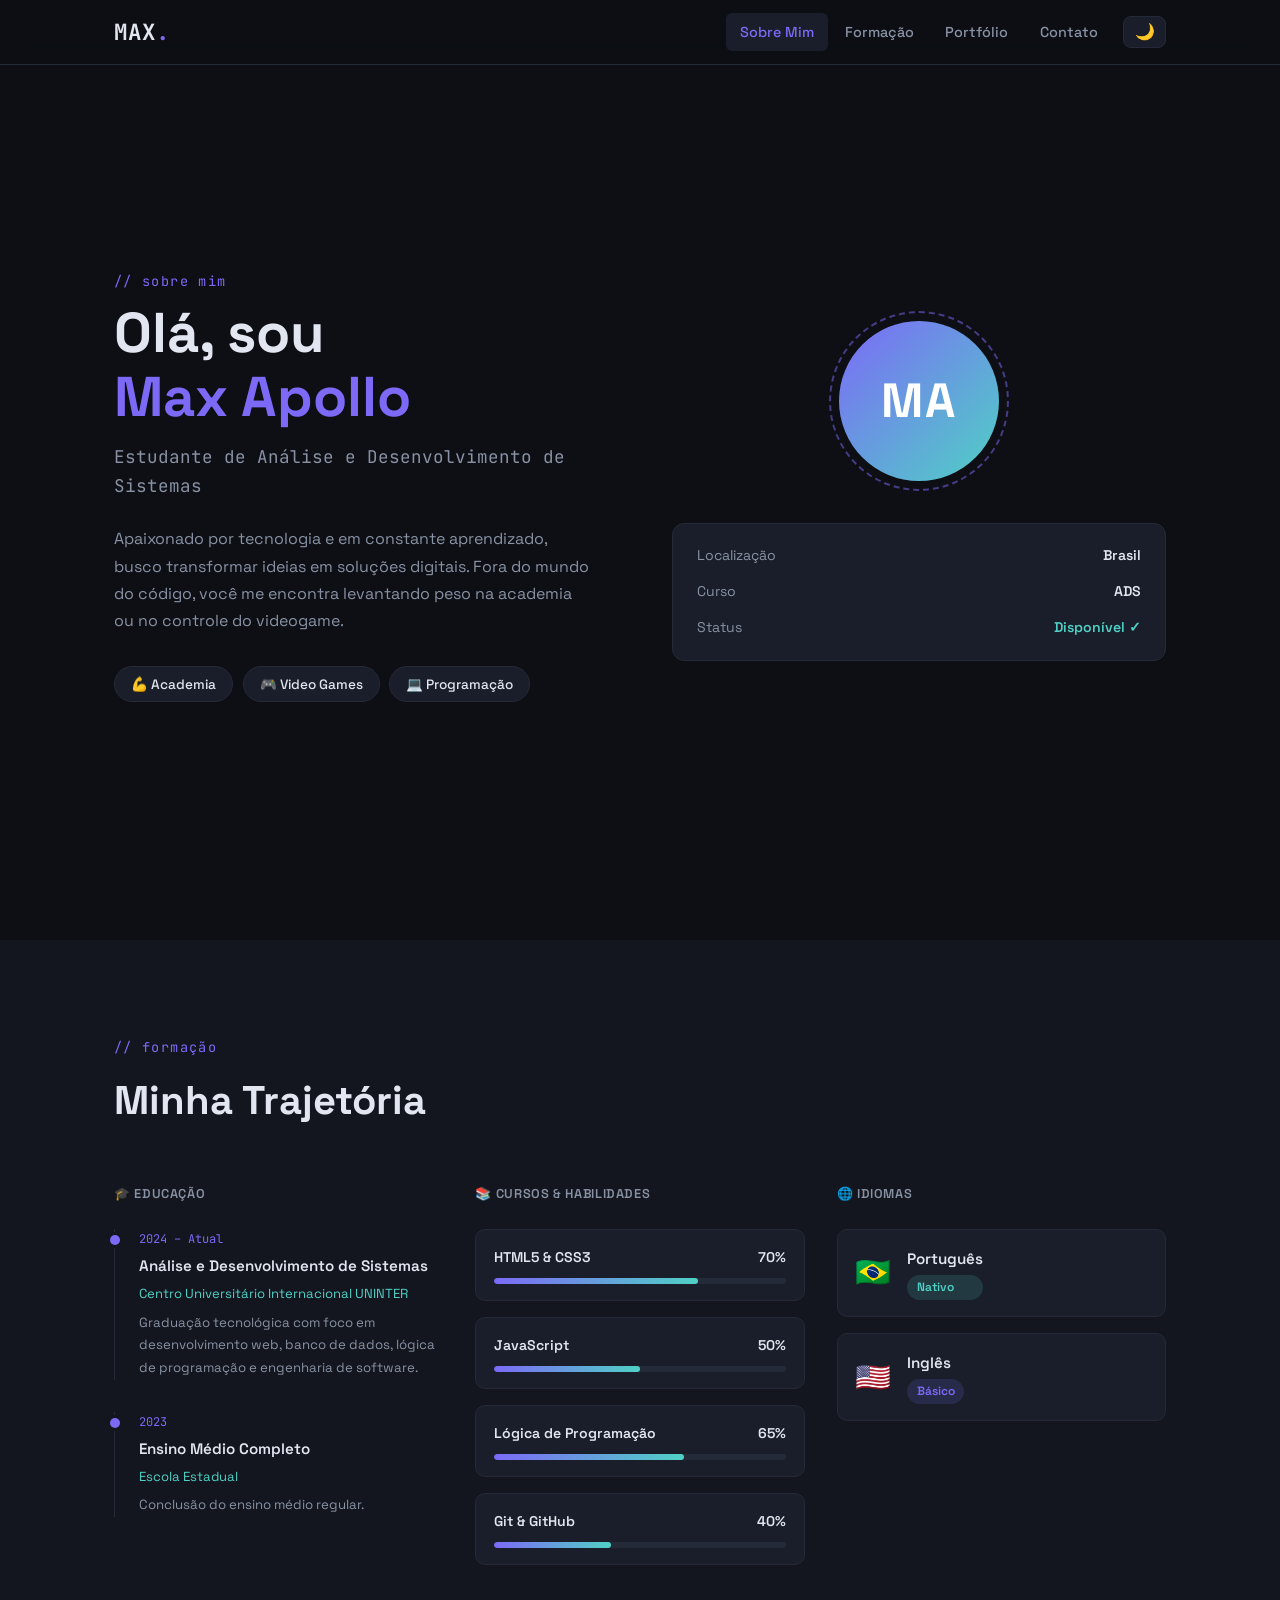
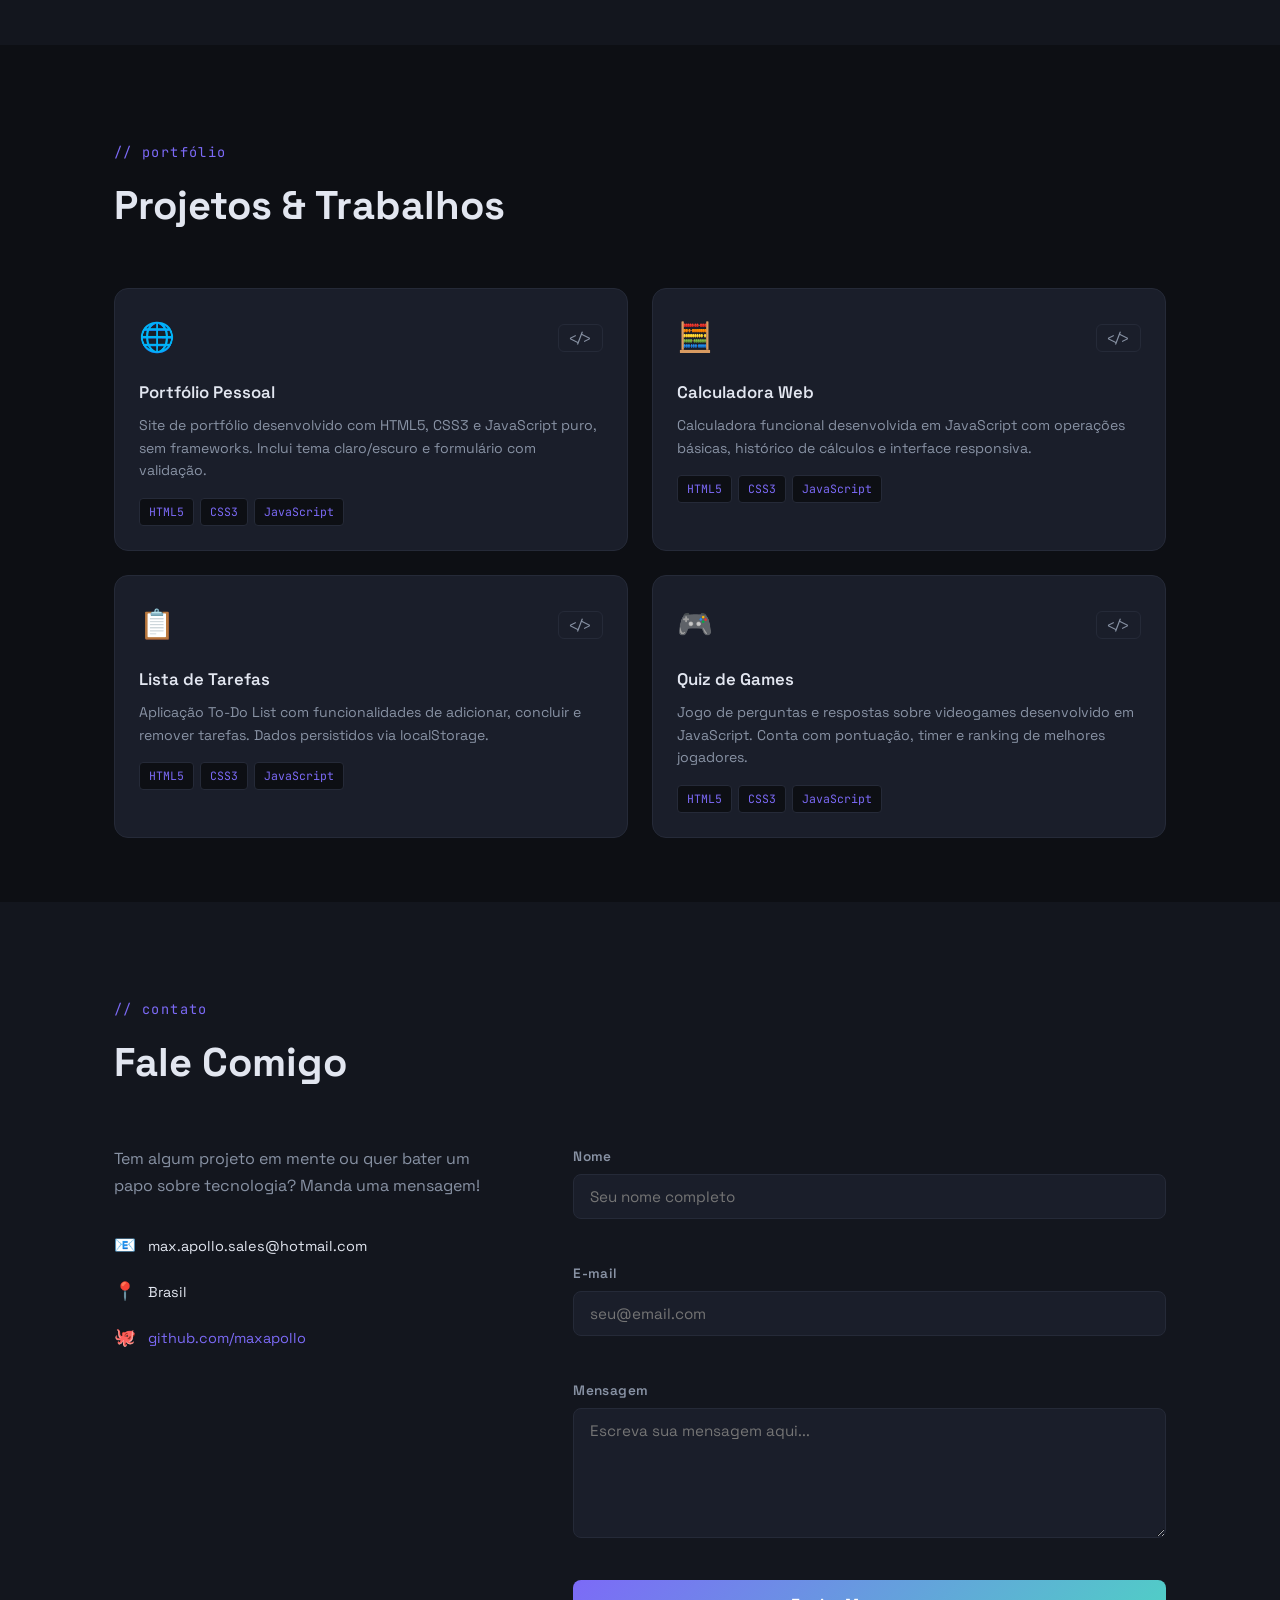
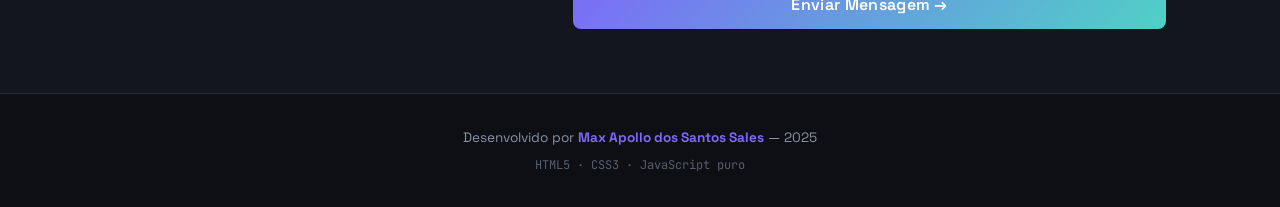
<file: index.html>
<!DOCTYPE html>
<html lang="pt-BR">
<head>
  <meta charset="UTF-8" />
  <meta name="viewport" content="width=device-width, initial-scale=1.0" />
  <title>Max Apollo | Portfólio</title>
  <!-- Fonte do Google Fonts: sem framework, apenas importação de fonte -->
  <link href="https://fonts.googleapis.com/css2?family=Space+Grotesk:wght@300;400;600;700&family=JetBrains+Mono:wght@400;700&display=swap" rel="stylesheet" />
  <link rel="stylesheet" href="estilo.css" />
</head>
<body class="tema-escuro">

  <!-- ========== CABEÇALHO / NAVEGAÇÃO ========== -->
  <header id="cabecalho">
    <div class="nav-container">
      <!-- Logo / Nome -->
      <a href="#sobre" class="nav-logo">MAX<span>.</span></a>

      <!-- Botão hamburguer para mobile (controlado via JS) -->
      <button id="btn-menu" class="btn-hamburger" aria-label="Abrir menu">
        <span></span>
        <span></span>
        <span></span>
      </button>

      <!-- Menu de navegação com âncoras -->
      <nav id="menu-nav" class="nav-links">
        <a href="#sobre"   class="nav-item" data-secao="sobre">Sobre Mim</a>
        <a href="#formacao" class="nav-item" data-secao="formacao">Formação</a>
        <a href="#portfolio" class="nav-item" data-secao="portfolio">Portfólio</a>
        <a href="#contato" class="nav-item" data-secao="contato">Contato</a>
        <!-- Botão de alternar tema claro/escuro -->
        <button id="btn-tema" class="btn-tema" aria-label="Alternar tema">🌙</button>
      </nav>
    </div>
  </header>

  <!-- ========== SEÇÃO: SOBRE MIM ========== -->
  <section id="sobre" class="secao">
    <div class="container">
      <div class="sobre-grid">
        <!-- Bloco de texto de apresentação -->
        <div class="sobre-texto">
          <p class="label-secao">// sobre mim</p>
          <h1 class="titulo-hero">
            Olá, sou<br />
            <span class="destaque">Max Apollo</span>
          </h1>
          <p class="subtitulo">Estudante de Análise e Desenvolvimento de Sistemas</p>
          <p class="sobre-bio">
            Apaixonado por tecnologia e em constante aprendizado, busco transformar
            ideias em soluções digitais. Fora do mundo do código, você me encontra
            levantando peso na academia ou no controle do videogame.
          </p>
          <!-- Chips de interesses -->
          <div class="chips">
            <span class="chip">💪 Academia</span>
            <span class="chip">🎮 Video Games</span>
            <span class="chip">💻 Programação</span>
          </div>
        </div>

        <!-- Bloco visual / avatar estilizado -->
        <div class="sobre-avatar">
          <div class="avatar-box">
            <div class="avatar-iniciais">MA</div>
            <div class="avatar-borda"></div>
          </div>
          <!-- Informações rápidas -->
          <div class="info-rapida">
            <div class="info-item">
              <span class="info-label">Localização</span>
              <span class="info-valor">Brasil</span>
            </div>
            <div class="info-item">
              <span class="info-label">Curso</span>
              <span class="info-valor">ADS</span>
            </div>
            <div class="info-item">
              <span class="info-label">Status</span>
              <span class="info-valor status-ativo">Disponível ✓</span>
            </div>
          </div>
        </div>
      </div>
    </div>
  </section>

  <!-- ========== SEÇÃO: FORMAÇÃO ========== -->
  <section id="formacao" class="secao secao-alt">
    <div class="container">
      <p class="label-secao">// formação</p>
      <h2 class="titulo-secao">Minha Trajetória</h2>

      <!-- Grid de formação -->
      <div class="formacao-grid">

        <!-- Educação -->
        <div class="formacao-coluna">
          <h3 class="formacao-categoria">🎓 Educação</h3>

          <div class="card-timeline">
            <div class="timeline-dot"></div>
            <div class="card-conteudo">
              <span class="card-ano">2024 – Atual</span>
              <h4 class="card-titulo">Análise e Desenvolvimento de Sistemas</h4>
              <p class="card-inst">Centro Universitário Internacional UNINTER</p>
              <p class="card-desc">Graduação tecnológica com foco em desenvolvimento web, banco de dados, lógica de programação e engenharia de software.</p>
            </div>
          </div>

          <div class="card-timeline">
            <div class="timeline-dot"></div>
            <div class="card-conteudo">
              <span class="card-ano">2023</span>
              <h4 class="card-titulo">Ensino Médio Completo</h4>
              <p class="card-inst">Escola Estadual</p>
              <p class="card-desc">Conclusão do ensino médio regular.</p>
            </div>
          </div>
        </div>

        <!-- Cursos e Habilidades -->
        <div class="formacao-coluna">
          <h3 class="formacao-categoria">📚 Cursos & Habilidades</h3>

          <div class="card-habilidade">
            <div class="habilidade-topo">
              <span>HTML5 & CSS3</span>
              <span>70%</span>
            </div>
            <!-- Barra de progresso animada via JS -->
            <div class="barra-fundo">
              <div class="barra-progresso" data-progresso="70"></div>
            </div>
          </div>

          <div class="card-habilidade">
            <div class="habilidade-topo">
              <span>JavaScript</span>
              <span>50%</span>
            </div>
            <div class="barra-fundo">
              <div class="barra-progresso" data-progresso="50"></div>
            </div>
          </div>

          <div class="card-habilidade">
            <div class="habilidade-topo">
              <span>Lógica de Programação</span>
              <span>65%</span>
            </div>
            <div class="barra-fundo">
              <div class="barra-progresso" data-progresso="65"></div>
            </div>
          </div>

          <div class="card-habilidade">
            <div class="habilidade-topo">
              <span>Git & GitHub</span>
              <span>40%</span>
            </div>
            <div class="barra-fundo">
              <div class="barra-progresso" data-progresso="40"></div>
            </div>
          </div>
        </div>

        <!-- Idiomas -->
        <div class="formacao-coluna">
          <h3 class="formacao-categoria">🌐 Idiomas</h3>

          <div class="card-idioma">
            <div class="idioma-bandeira">🇧🇷</div>
            <div class="idioma-info">
              <span class="idioma-nome">Português</span>
              <span class="idioma-nivel nivel-nativo">Nativo</span>
            </div>
          </div>

          <div class="card-idioma">
            <div class="idioma-bandeira">🇺🇸</div>
            <div class="idioma-info">
              <span class="idioma-nome">Inglês</span>
              <span class="idioma-nivel nivel-basico">Básico</span>
            </div>
          </div>
        </div>

      </div>
    </div>
  </section>

  <!-- ========== SEÇÃO: PORTFÓLIO ========== -->
  <section id="portfolio" class="secao">
    <div class="container">
      <p class="label-secao">// portfólio</p>
      <h2 class="titulo-secao">Projetos & Trabalhos</h2>

      <div class="portfolio-grid">

        <!-- Projeto 1 -->
        <article class="card-projeto">
          <div class="projeto-topo">
            <span class="projeto-icone">🌐</span>
            <div class="projeto-links">
              <a href="https://github.com/" target="_blank" rel="noopener" class="projeto-link" title="Ver no GitHub">
                &lt;/&gt;
              </a>
            </div>
          </div>
          <h3 class="projeto-titulo">Portfólio Pessoal</h3>
          <p class="projeto-desc">
            Site de portfólio desenvolvido com HTML5, CSS3 e JavaScript puro,
            sem frameworks. Inclui tema claro/escuro e formulário com validação.
          </p>
          <div class="projeto-tags">
            <span class="tag">HTML5</span>
            <span class="tag">CSS3</span>
            <span class="tag">JavaScript</span>
          </div>
        </article>

        <!-- Projeto 2 -->
        <article class="card-projeto">
          <div class="projeto-topo">
            <span class="projeto-icone">🧮</span>
            <div class="projeto-links">
              <a href="https://github.com/" target="_blank" rel="noopener" class="projeto-link" title="Ver no GitHub">
                &lt;/&gt;
              </a>
            </div>
          </div>
          <h3 class="projeto-titulo">Calculadora Web</h3>
          <p class="projeto-desc">
            Calculadora funcional desenvolvida em JavaScript com operações básicas,
            histórico de cálculos e interface responsiva.
          </p>
          <div class="projeto-tags">
            <span class="tag">HTML5</span>
            <span class="tag">CSS3</span>
            <span class="tag">JavaScript</span>
          </div>
        </article>

        <!-- Projeto 3 -->
        <article class="card-projeto">
          <div class="projeto-topo">
            <span class="projeto-icone">📋</span>
            <div class="projeto-links">
              <a href="https://github.com/" target="_blank" rel="noopener" class="projeto-link" title="Ver no GitHub">
                &lt;/&gt;
              </a>
            </div>
          </div>
          <h3 class="projeto-titulo">Lista de Tarefas</h3>
          <p class="projeto-desc">
            Aplicação To-Do List com funcionalidades de adicionar, concluir e
            remover tarefas. Dados persistidos via localStorage.
          </p>
          <div class="projeto-tags">
            <span class="tag">HTML5</span>
            <span class="tag">CSS3</span>
            <span class="tag">JavaScript</span>
          </div>
        </article>

        <!-- Projeto 4 -->
        <article class="card-projeto">
          <div class="projeto-topo">
            <span class="projeto-icone">🎮</span>
            <div class="projeto-links">
              <a href="https://github.com/" target="_blank" rel="noopener" class="projeto-link" title="Ver no GitHub">
                &lt;/&gt;
              </a>
            </div>
          </div>
          <h3 class="projeto-titulo">Quiz de Games</h3>
          <p class="projeto-desc">
            Jogo de perguntas e respostas sobre videogames desenvolvido em JavaScript.
            Conta com pontuação, timer e ranking de melhores jogadores.
          </p>
          <div class="projeto-tags">
            <span class="tag">HTML5</span>
            <span class="tag">CSS3</span>
            <span class="tag">JavaScript</span>
          </div>
        </article>

      </div>
    </div>
  </section>

  <!-- ========== SEÇÃO: CONTATO ========== -->
  <section id="contato" class="secao secao-alt">
    <div class="container">
      <p class="label-secao">// contato</p>
      <h2 class="titulo-secao">Fale Comigo</h2>

      <div class="contato-grid">
        <!-- Informações de contato -->
        <div class="contato-info">
          <p class="contato-texto">
            Tem algum projeto em mente ou quer bater um papo sobre tecnologia?
            Manda uma mensagem!
          </p>
          <div class="contato-itens">
            <div class="contato-item">
              <span class="contato-icone">📧</span>
              <span>max.apollo.sales@hotmail.com</span>
            </div>
            <div class="contato-item">
              <span class="contato-icone">📍</span>
              <span>Brasil</span>
            </div>
            <div class="contato-item">
              <span class="contato-icone">🐙</span>
              <a href="https://github.com/" target="_blank" rel="noopener">github.com/maxapollo</a>
            </div>
          </div>
        </div>

        <!-- Formulário de contato com validação JavaScript -->
        <div class="contato-form-container">
          <form id="form-contato" novalidate>

            <!-- Campo: Nome -->
            <div class="campo-grupo">
              <label for="nome" class="campo-label">Nome</label>
              <input
                type="text"
                id="nome"
                name="nome"
                class="campo-input"
                placeholder="Seu nome completo"
                autocomplete="name"
              />
              <!-- Mensagem de erro exibida via JS -->
              <span class="campo-erro" id="erro-nome"></span>
            </div>

            <!-- Campo: E-mail -->
            <div class="campo-grupo">
              <label for="email" class="campo-label">E-mail</label>
              <input
                type="email"
                id="email"
                name="email"
                class="campo-input"
                placeholder="seu@email.com"
                autocomplete="email"
              />
              <span class="campo-erro" id="erro-email"></span>
            </div>

            <!-- Campo: Mensagem -->
            <div class="campo-grupo">
              <label for="mensagem" class="campo-label">Mensagem</label>
              <textarea
                id="mensagem"
                name="mensagem"
                class="campo-input campo-textarea"
                placeholder="Escreva sua mensagem aqui..."
                rows="5"
              ></textarea>
              <span class="campo-erro" id="erro-mensagem"></span>
            </div>

            <!-- Botão de envio -->
            <button type="submit" class="btn-enviar" id="btn-enviar">
              Enviar Mensagem →
            </button>
          </form>

          <!-- Modal de confirmação (exibido via JS após envio) -->
          <div id="modal-sucesso" class="modal" role="dialog" aria-modal="true" aria-labelledby="modal-titulo">
            <div class="modal-caixa">
              <div class="modal-icone">✅</div>
              <h3 id="modal-titulo" class="modal-titulo">Mensagem Enviada!</h3>
              <p class="modal-texto">Obrigado pelo contato, Max (ou visitante)! Retornarei em breve.</p>
              <button class="modal-fechar" id="btn-fechar-modal">Fechar</button>
            </div>
          </div>
        </div>

      </div>
    </div>
  </section>

  <!-- ========== RODAPÉ ========== -->
  <footer class="rodape">
    <div class="container">
      <p>Desenvolvido por <strong>Max Apollo dos Santos Sales</strong> &mdash; 2025</p>
      <p class="rodape-sub">HTML5 · CSS3 · JavaScript puro</p>
    </div>
  </footer>

  <!-- Script JavaScript externo (sem frameworks) -->
  <script src="script.js"></script>
</body>
</html>
</file>
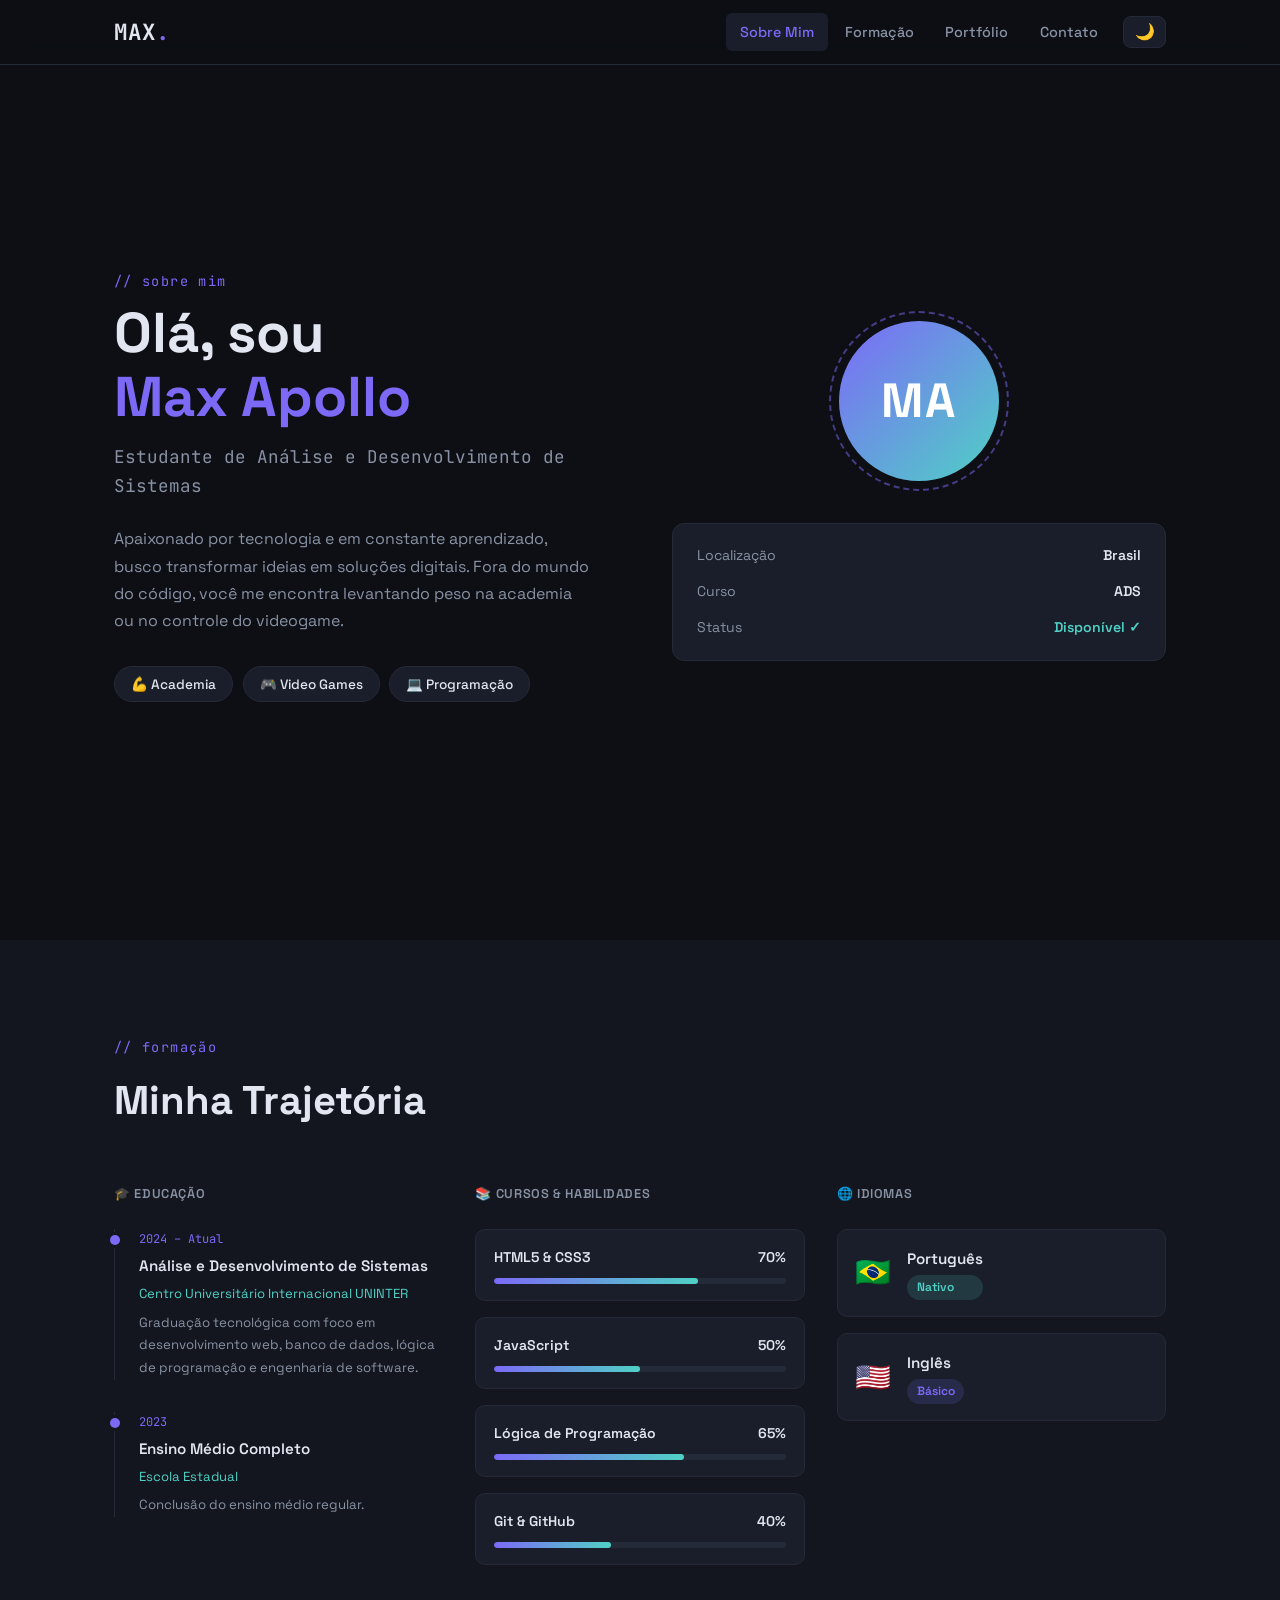
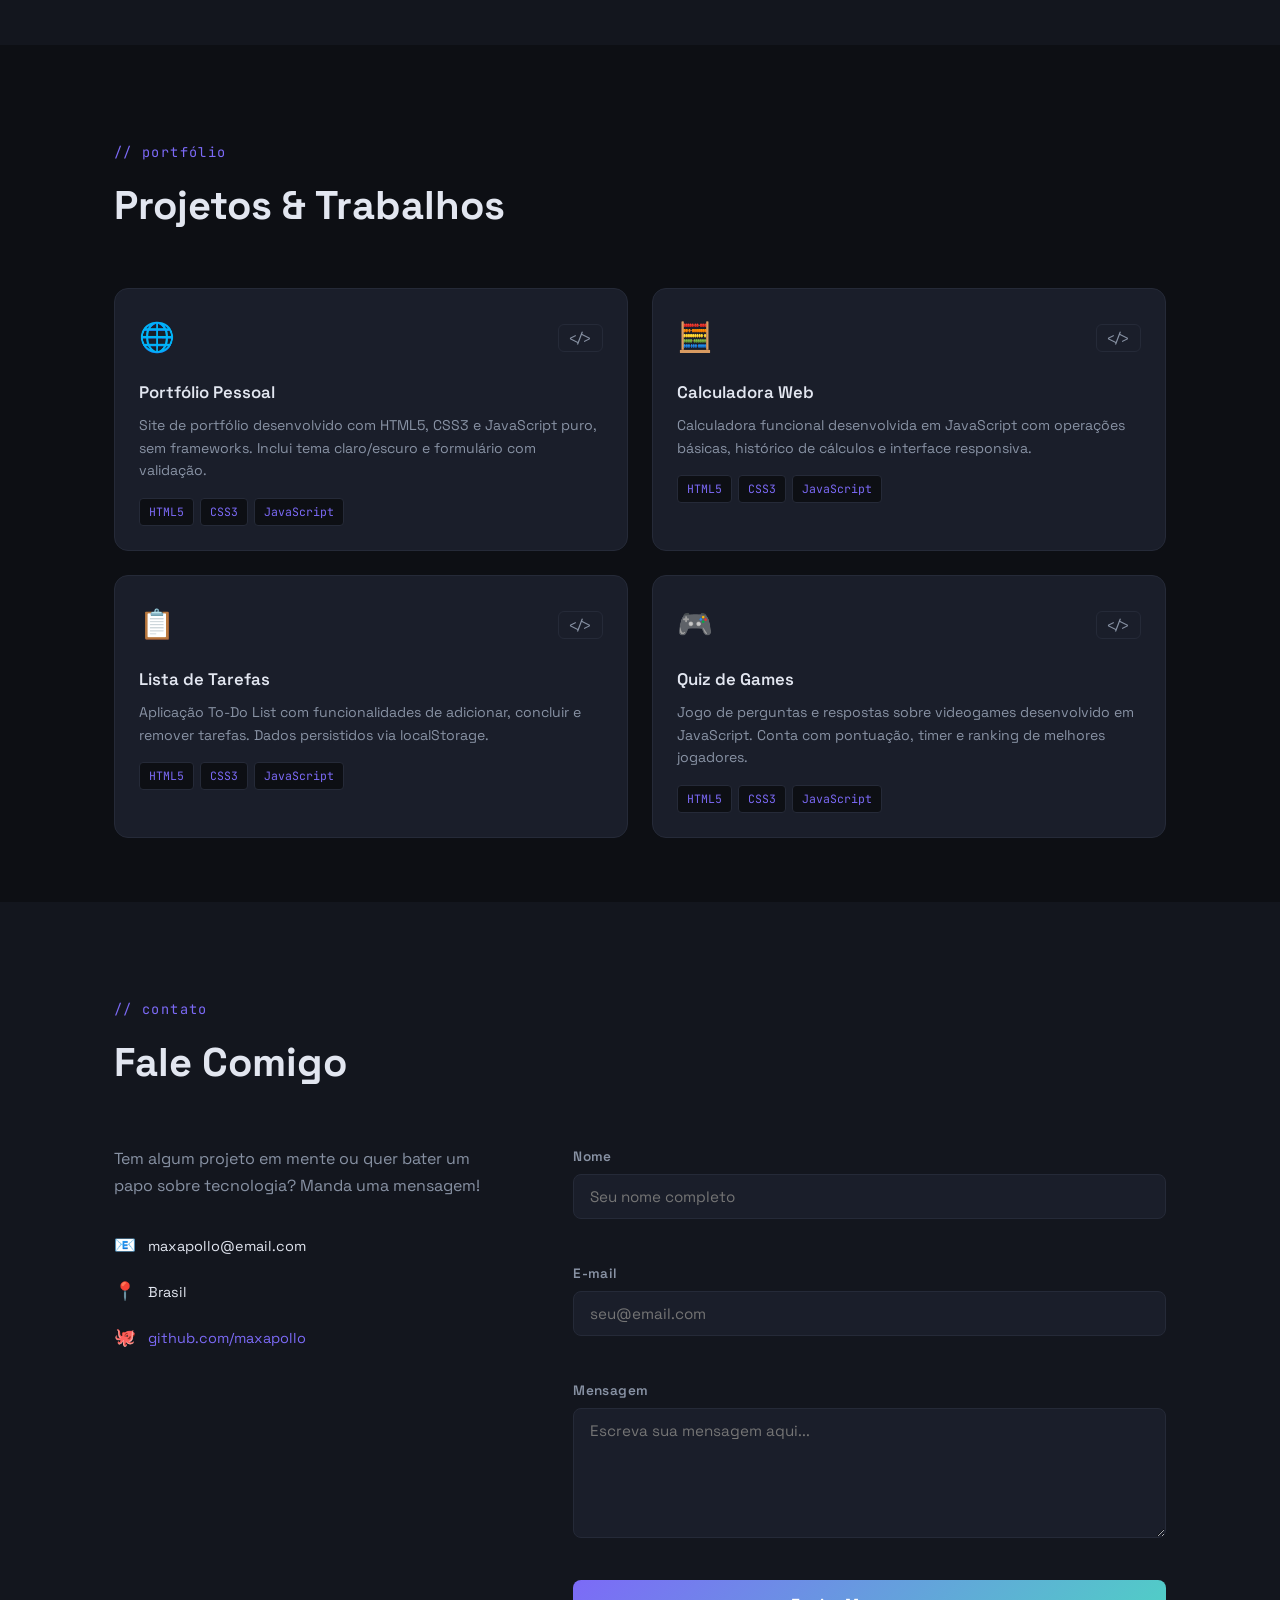
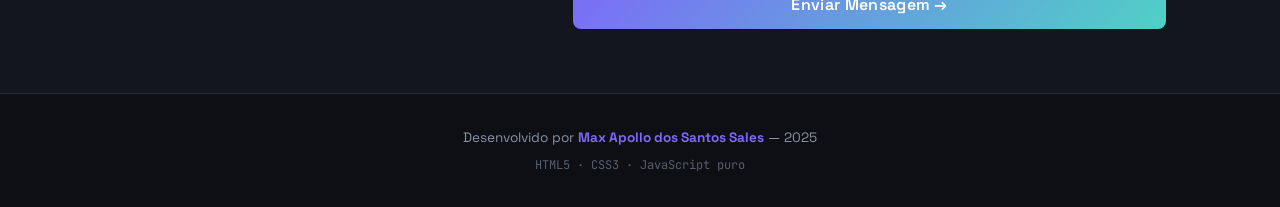
<file: portfolio-online-pessoal/index.html>
<!DOCTYPE html>
<html lang="pt-BR">
<head>
  <meta charset="UTF-8" />
  <meta name="viewport" content="width=device-width, initial-scale=1.0" />
  <title>Max Apollo | Portfólio</title>
  <!-- Fonte do Google Fonts: sem framework, apenas importação de fonte -->
  <link href="https://fonts.googleapis.com/css2?family=Space+Grotesk:wght@300;400;600;700&family=JetBrains+Mono:wght@400;700&display=swap" rel="stylesheet" />
  <link rel="stylesheet" href="estilo.css" />
</head>
<body class="tema-escuro">

  <!-- ========== CABEÇALHO / NAVEGAÇÃO ========== -->
  <header id="cabecalho">
    <div class="nav-container">
      <!-- Logo / Nome -->
      <a href="#sobre" class="nav-logo">MAX<span>.</span></a>

      <!-- Botão hamburguer para mobile (controlado via JS) -->
      <button id="btn-menu" class="btn-hamburger" aria-label="Abrir menu">
        <span></span>
        <span></span>
        <span></span>
      </button>

      <!-- Menu de navegação com âncoras -->
      <nav id="menu-nav" class="nav-links">
        <a href="#sobre"   class="nav-item" data-secao="sobre">Sobre Mim</a>
        <a href="#formacao" class="nav-item" data-secao="formacao">Formação</a>
        <a href="#portfolio" class="nav-item" data-secao="portfolio">Portfólio</a>
        <a href="#contato" class="nav-item" data-secao="contato">Contato</a>
        <!-- Botão de alternar tema claro/escuro -->
        <button id="btn-tema" class="btn-tema" aria-label="Alternar tema">🌙</button>
      </nav>
    </div>
  </header>

  <!-- ========== SEÇÃO: SOBRE MIM ========== -->
  <section id="sobre" class="secao">
    <div class="container">
      <div class="sobre-grid">
        <!-- Bloco de texto de apresentação -->
        <div class="sobre-texto">
          <p class="label-secao">// sobre mim</p>
          <h1 class="titulo-hero">
            Olá, sou<br />
            <span class="destaque">Max Apollo</span>
          </h1>
          <p class="subtitulo">Estudante de Análise e Desenvolvimento de Sistemas</p>
          <p class="sobre-bio">
            Apaixonado por tecnologia e em constante aprendizado, busco transformar
            ideias em soluções digitais. Fora do mundo do código, você me encontra
            levantando peso na academia ou no controle do videogame.
          </p>
          <!-- Chips de interesses -->
          <div class="chips">
            <span class="chip">💪 Academia</span>
            <span class="chip">🎮 Video Games</span>
            <span class="chip">💻 Programação</span>
          </div>
        </div>

        <!-- Bloco visual / avatar estilizado -->
        <div class="sobre-avatar">
          <div class="avatar-box">
            <div class="avatar-iniciais">MA</div>
            <div class="avatar-borda"></div>
          </div>
          <!-- Informações rápidas -->
          <div class="info-rapida">
            <div class="info-item">
              <span class="info-label">Localização</span>
              <span class="info-valor">Brasil</span>
            </div>
            <div class="info-item">
              <span class="info-label">Curso</span>
              <span class="info-valor">ADS</span>
            </div>
            <div class="info-item">
              <span class="info-label">Status</span>
              <span class="info-valor status-ativo">Disponível ✓</span>
            </div>
          </div>
        </div>
      </div>
    </div>
  </section>

  <!-- ========== SEÇÃO: FORMAÇÃO ========== -->
  <section id="formacao" class="secao secao-alt">
    <div class="container">
      <p class="label-secao">// formação</p>
      <h2 class="titulo-secao">Minha Trajetória</h2>

      <!-- Grid de formação -->
      <div class="formacao-grid">

        <!-- Educação -->
        <div class="formacao-coluna">
          <h3 class="formacao-categoria">🎓 Educação</h3>

          <div class="card-timeline">
            <div class="timeline-dot"></div>
            <div class="card-conteudo">
              <span class="card-ano">2024 – Atual</span>
              <h4 class="card-titulo">Análise e Desenvolvimento de Sistemas</h4>
              <p class="card-inst">Centro Universitário Internacional UNINTER</p>
              <p class="card-desc">Graduação tecnológica com foco em desenvolvimento web, banco de dados, lógica de programação e engenharia de software.</p>
            </div>
          </div>

          <div class="card-timeline">
            <div class="timeline-dot"></div>
            <div class="card-conteudo">
              <span class="card-ano">2023</span>
              <h4 class="card-titulo">Ensino Médio Completo</h4>
              <p class="card-inst">Escola Estadual</p>
              <p class="card-desc">Conclusão do ensino médio regular.</p>
            </div>
          </div>
        </div>

        <!-- Cursos e Habilidades -->
        <div class="formacao-coluna">
          <h3 class="formacao-categoria">📚 Cursos & Habilidades</h3>

          <div class="card-habilidade">
            <div class="habilidade-topo">
              <span>HTML5 & CSS3</span>
              <span>70%</span>
            </div>
            <!-- Barra de progresso animada via JS -->
            <div class="barra-fundo">
              <div class="barra-progresso" data-progresso="70"></div>
            </div>
          </div>

          <div class="card-habilidade">
            <div class="habilidade-topo">
              <span>JavaScript</span>
              <span>50%</span>
            </div>
            <div class="barra-fundo">
              <div class="barra-progresso" data-progresso="50"></div>
            </div>
          </div>

          <div class="card-habilidade">
            <div class="habilidade-topo">
              <span>Lógica de Programação</span>
              <span>65%</span>
            </div>
            <div class="barra-fundo">
              <div class="barra-progresso" data-progresso="65"></div>
            </div>
          </div>

          <div class="card-habilidade">
            <div class="habilidade-topo">
              <span>Git & GitHub</span>
              <span>40%</span>
            </div>
            <div class="barra-fundo">
              <div class="barra-progresso" data-progresso="40"></div>
            </div>
          </div>
        </div>

        <!-- Idiomas -->
        <div class="formacao-coluna">
          <h3 class="formacao-categoria">🌐 Idiomas</h3>

          <div class="card-idioma">
            <div class="idioma-bandeira">🇧🇷</div>
            <div class="idioma-info">
              <span class="idioma-nome">Português</span>
              <span class="idioma-nivel nivel-nativo">Nativo</span>
            </div>
          </div>

          <div class="card-idioma">
            <div class="idioma-bandeira">🇺🇸</div>
            <div class="idioma-info">
              <span class="idioma-nome">Inglês</span>
              <span class="idioma-nivel nivel-basico">Básico</span>
            </div>
          </div>
        </div>

      </div>
    </div>
  </section>

  <!-- ========== SEÇÃO: PORTFÓLIO ========== -->
  <section id="portfolio" class="secao">
    <div class="container">
      <p class="label-secao">// portfólio</p>
      <h2 class="titulo-secao">Projetos & Trabalhos</h2>

      <div class="portfolio-grid">

        <!-- Projeto 1 -->
        <article class="card-projeto">
          <div class="projeto-topo">
            <span class="projeto-icone">🌐</span>
            <div class="projeto-links">
              <a href="https://github.com/" target="_blank" rel="noopener" class="projeto-link" title="Ver no GitHub">
                &lt;/&gt;
              </a>
            </div>
          </div>
          <h3 class="projeto-titulo">Portfólio Pessoal</h3>
          <p class="projeto-desc">
            Site de portfólio desenvolvido com HTML5, CSS3 e JavaScript puro,
            sem frameworks. Inclui tema claro/escuro e formulário com validação.
          </p>
          <div class="projeto-tags">
            <span class="tag">HTML5</span>
            <span class="tag">CSS3</span>
            <span class="tag">JavaScript</span>
          </div>
        </article>

        <!-- Projeto 2 -->
        <article class="card-projeto">
          <div class="projeto-topo">
            <span class="projeto-icone">🧮</span>
            <div class="projeto-links">
              <a href="https://github.com/" target="_blank" rel="noopener" class="projeto-link" title="Ver no GitHub">
                &lt;/&gt;
              </a>
            </div>
          </div>
          <h3 class="projeto-titulo">Calculadora Web</h3>
          <p class="projeto-desc">
            Calculadora funcional desenvolvida em JavaScript com operações básicas,
            histórico de cálculos e interface responsiva.
          </p>
          <div class="projeto-tags">
            <span class="tag">HTML5</span>
            <span class="tag">CSS3</span>
            <span class="tag">JavaScript</span>
          </div>
        </article>

        <!-- Projeto 3 -->
        <article class="card-projeto">
          <div class="projeto-topo">
            <span class="projeto-icone">📋</span>
            <div class="projeto-links">
              <a href="https://github.com/" target="_blank" rel="noopener" class="projeto-link" title="Ver no GitHub">
                &lt;/&gt;
              </a>
            </div>
          </div>
          <h3 class="projeto-titulo">Lista de Tarefas</h3>
          <p class="projeto-desc">
            Aplicação To-Do List com funcionalidades de adicionar, concluir e
            remover tarefas. Dados persistidos via localStorage.
          </p>
          <div class="projeto-tags">
            <span class="tag">HTML5</span>
            <span class="tag">CSS3</span>
            <span class="tag">JavaScript</span>
          </div>
        </article>

        <!-- Projeto 4 -->
        <article class="card-projeto">
          <div class="projeto-topo">
            <span class="projeto-icone">🎮</span>
            <div class="projeto-links">
              <a href="https://github.com/" target="_blank" rel="noopener" class="projeto-link" title="Ver no GitHub">
                &lt;/&gt;
              </a>
            </div>
          </div>
          <h3 class="projeto-titulo">Quiz de Games</h3>
          <p class="projeto-desc">
            Jogo de perguntas e respostas sobre videogames desenvolvido em JavaScript.
            Conta com pontuação, timer e ranking de melhores jogadores.
          </p>
          <div class="projeto-tags">
            <span class="tag">HTML5</span>
            <span class="tag">CSS3</span>
            <span class="tag">JavaScript</span>
          </div>
        </article>

      </div>
    </div>
  </section>

  <!-- ========== SEÇÃO: CONTATO ========== -->
  <section id="contato" class="secao secao-alt">
    <div class="container">
      <p class="label-secao">// contato</p>
      <h2 class="titulo-secao">Fale Comigo</h2>

      <div class="contato-grid">
        <!-- Informações de contato -->
        <div class="contato-info">
          <p class="contato-texto">
            Tem algum projeto em mente ou quer bater um papo sobre tecnologia?
            Manda uma mensagem!
          </p>
          <div class="contato-itens">
            <div class="contato-item">
              <span class="contato-icone">📧</span>
              <span>maxapollo@email.com</span>
            </div>
            <div class="contato-item">
              <span class="contato-icone">📍</span>
              <span>Brasil</span>
            </div>
            <div class="contato-item">
              <span class="contato-icone">🐙</span>
              <a href="https://github.com/" target="_blank" rel="noopener">github.com/maxapollo</a>
            </div>
          </div>
        </div>

        <!-- Formulário de contato com validação JavaScript -->
        <div class="contato-form-container">
          <form id="form-contato" novalidate>

            <!-- Campo: Nome -->
            <div class="campo-grupo">
              <label for="nome" class="campo-label">Nome</label>
              <input
                type="text"
                id="nome"
                name="nome"
                class="campo-input"
                placeholder="Seu nome completo"
                autocomplete="name"
              />
              <!-- Mensagem de erro exibida via JS -->
              <span class="campo-erro" id="erro-nome"></span>
            </div>

            <!-- Campo: E-mail -->
            <div class="campo-grupo">
              <label for="email" class="campo-label">E-mail</label>
              <input
                type="email"
                id="email"
                name="email"
                class="campo-input"
                placeholder="seu@email.com"
                autocomplete="email"
              />
              <span class="campo-erro" id="erro-email"></span>
            </div>

            <!-- Campo: Mensagem -->
            <div class="campo-grupo">
              <label for="mensagem" class="campo-label">Mensagem</label>
              <textarea
                id="mensagem"
                name="mensagem"
                class="campo-input campo-textarea"
                placeholder="Escreva sua mensagem aqui..."
                rows="5"
              ></textarea>
              <span class="campo-erro" id="erro-mensagem"></span>
            </div>

            <!-- Botão de envio -->
            <button type="submit" class="btn-enviar" id="btn-enviar">
              Enviar Mensagem →
            </button>
          </form>

          <!-- Modal de confirmação (exibido via JS após envio) -->
          <div id="modal-sucesso" class="modal" role="dialog" aria-modal="true" aria-labelledby="modal-titulo">
            <div class="modal-caixa">
              <div class="modal-icone">✅</div>
              <h3 id="modal-titulo" class="modal-titulo">Mensagem Enviada!</h3>
              <p class="modal-texto">Obrigado pelo contato, Max (ou visitante)! Retornarei em breve.</p>
              <button class="modal-fechar" id="btn-fechar-modal">Fechar</button>
            </div>
          </div>
        </div>

      </div>
    </div>
  </section>

  <!-- ========== RODAPÉ ========== -->
  <footer class="rodape">
    <div class="container">
      <p>Desenvolvido por <strong>Max Apollo dos Santos Sales</strong> &mdash; 2025</p>
      <p class="rodape-sub">HTML5 · CSS3 · JavaScript puro</p>
    </div>
  </footer>

  <!-- Script JavaScript externo (sem frameworks) -->
  <script src="script.js"></script>
</body>
</html>
</file>
<file: estilo.css>
/* ============================================================
   PORTFÓLIO – MAX APOLLO DOS SANTOS SALES
   Arquivo: estilo.css
   Disciplina: Fundamentos da Programação Web – UNINTER
   Descrição: Estilos completos do portfólio sem frameworks
   ============================================================ */

/* ---------- VARIÁVEIS DE TEMA ---------- */
/* Tema escuro (padrão) */
.tema-escuro {
  --cor-fundo:        #0d0f14;
  --cor-fundo-alt:    #13161e;
  --cor-superficie:   #1a1e2a;
  --cor-borda:        #252a38;
  --cor-texto:        #e2e6f0;
  --cor-texto-suave:  #8892a4;
  --cor-destaque:     #7c6af7;   /* roxo elétrico — cor principal */
  --cor-destaque2:    #4fd1c5;   /* ciano — acento secundário */
  --cor-sombra:       rgba(124, 106, 247, 0.25);
  --nav-bg:           rgba(13, 15, 20, 0.92);
}

/* Tema claro (alternado via JS) */
.tema-claro {
  --cor-fundo:        #f5f6fa;
  --cor-fundo-alt:    #eef0f7;
  --cor-superficie:   #ffffff;
  --cor-borda:        #dde1ee;
  --cor-texto:        #1a1e2a;
  --cor-texto-suave:  #5a6480;
  --cor-destaque:     #5b4de8;
  --cor-destaque2:    #2cb5a8;
  --cor-sombra:       rgba(91, 77, 232, 0.2);
  --nav-bg:           rgba(245, 246, 250, 0.94);
}

/* ---------- RESET BÁSICO ---------- */
*, *::before, *::after {
  box-sizing: border-box;
  margin: 0;
  padding: 0;
}

html {
  /* Rolagem suave para as âncoras de navegação */
  scroll-behavior: smooth;
  font-size: 16px;
}

body {
  font-family: 'Space Grotesk', sans-serif;
  background-color: var(--cor-fundo);
  color: var(--cor-texto);
  line-height: 1.7;
  transition: background-color 0.3s ease, color 0.3s ease;
}

/* ---------- UTILITÁRIOS ---------- */
.container {
  max-width: 1100px;
  margin: 0 auto;
  padding: 0 1.5rem;
}

/* Âncora oculta para compensar a altura do header fixo */
.secao {
  padding: 6rem 0 4rem;
  scroll-margin-top: 70px; /* garante que a seção não fique sob o nav */
}

.secao-alt {
  background-color: var(--cor-fundo-alt);
}

/* ---------- TIPOGRAFIA ---------- */
.label-secao {
  font-family: 'JetBrains Mono', monospace;
  color: var(--cor-destaque);
  font-size: 0.85rem;
  letter-spacing: 0.1em;
  margin-bottom: 0.5rem;
}

.titulo-secao {
  font-size: clamp(1.8rem, 4vw, 2.5rem);
  font-weight: 700;
  margin-bottom: 3rem;
  color: var(--cor-texto);
}

/* ---------- CABEÇALHO / NAV FIXO ---------- */
#cabecalho {
  position: fixed;
  top: 0;
  left: 0;
  width: 100%;
  z-index: 1000;
  background-color: var(--nav-bg);
  backdrop-filter: blur(12px);
  -webkit-backdrop-filter: blur(12px);
  border-bottom: 1px solid var(--cor-borda);
  transition: background-color 0.3s ease;
}

.nav-container {
  max-width: 1100px;
  margin: 0 auto;
  padding: 0 1.5rem;
  height: 64px;
  display: flex;
  align-items: center;
  justify-content: space-between;
}

/* Logo do nav */
.nav-logo {
  font-family: 'JetBrains Mono', monospace;
  font-size: 1.4rem;
  font-weight: 700;
  color: var(--cor-texto);
  text-decoration: none;
  letter-spacing: 0.05em;
}
.nav-logo span {
  color: var(--cor-destaque);
}

/* Links de navegação */
.nav-links {
  display: flex;
  align-items: center;
  gap: 0.25rem;
}

.nav-item {
  padding: 0.4rem 0.85rem;
  color: var(--cor-texto-suave);
  text-decoration: none;
  font-size: 0.9rem;
  font-weight: 500;
  border-radius: 6px;
  transition: color 0.2s ease, background-color 0.2s ease;
}
.nav-item:hover,
.nav-item.ativo {
  color: var(--cor-destaque);
  background-color: var(--cor-superficie);
}

/* Botão de tema claro/escuro */
.btn-tema {
  background: var(--cor-superficie);
  border: 1px solid var(--cor-borda);
  border-radius: 8px;
  padding: 0.35rem 0.65rem;
  font-size: 1rem;
  cursor: pointer;
  margin-left: 0.5rem;
  transition: background-color 0.2s ease;
}
.btn-tema:hover {
  background-color: var(--cor-borda);
}

/* Botão hamburguer (apenas mobile) */
.btn-hamburger {
  display: none;
  flex-direction: column;
  gap: 5px;
  background: none;
  border: none;
  cursor: pointer;
  padding: 0.4rem;
}
.btn-hamburger span {
  display: block;
  width: 24px;
  height: 2px;
  background-color: var(--cor-texto);
  border-radius: 2px;
  transition: transform 0.3s ease, opacity 0.3s ease;
}

/* ---------- SEÇÃO: SOBRE MIM ---------- */
.sobre-grid {
  display: grid;
  grid-template-columns: 1fr 1fr;
  gap: 4rem;
  align-items: center;
  min-height: calc(100vh - 120px);
}

.titulo-hero {
  font-size: clamp(2.2rem, 5vw, 3.5rem);
  font-weight: 700;
  line-height: 1.15;
  margin-bottom: 0.75rem;
}

/* Nome em destaque com cor principal */
.destaque {
  color: var(--cor-destaque);
}

.subtitulo {
  font-size: 1.1rem;
  color: var(--cor-texto-suave);
  margin-bottom: 1.5rem;
  font-family: 'JetBrains Mono', monospace;
}

.sobre-bio {
  color: var(--cor-texto-suave);
  font-size: 1rem;
  max-width: 480px;
  margin-bottom: 2rem;
}

/* Chips de interesse */
.chips {
  display: flex;
  flex-wrap: wrap;
  gap: 0.6rem;
}
.chip {
  background-color: var(--cor-superficie);
  border: 1px solid var(--cor-borda);
  color: var(--cor-texto);
  border-radius: 100px;
  padding: 0.35rem 1rem;
  font-size: 0.85rem;
  font-weight: 500;
}

/* Avatar estilizado */
.sobre-avatar {
  display: flex;
  flex-direction: column;
  align-items: center;
  gap: 2rem;
}

.avatar-box {
  position: relative;
  width: 180px;
  height: 180px;
  display: flex;
  align-items: center;
  justify-content: center;
}

.avatar-iniciais {
  width: 160px;
  height: 160px;
  border-radius: 50%;
  background: linear-gradient(135deg, var(--cor-destaque), var(--cor-destaque2));
  display: flex;
  align-items: center;
  justify-content: center;
  font-size: 3rem;
  font-weight: 700;
  color: #fff;
  letter-spacing: 0.05em;
  z-index: 1;
}

/* Borda giratória decorativa ao redor do avatar */
.avatar-borda {
  position: absolute;
  inset: 0;
  border-radius: 50%;
  border: 2px dashed var(--cor-destaque);
  animation: girar 12s linear infinite;
  opacity: 0.5;
}

@keyframes girar {
  to { transform: rotate(360deg); }
}

/* Card com informações rápidas */
.info-rapida {
  background-color: var(--cor-superficie);
  border: 1px solid var(--cor-borda);
  border-radius: 12px;
  padding: 1.25rem 1.5rem;
  width: 100%;
  display: flex;
  flex-direction: column;
  gap: 0.75rem;
}
.info-item {
  display: flex;
  justify-content: space-between;
  align-items: center;
  font-size: 0.88rem;
}
.info-label {
  color: var(--cor-texto-suave);
}
.info-valor {
  font-weight: 600;
  color: var(--cor-texto);
}
.status-ativo {
  color: var(--cor-destaque2);
}

/* ---------- SEÇÃO: FORMAÇÃO ---------- */
.formacao-grid {
  display: grid;
  grid-template-columns: repeat(3, 1fr);
  gap: 2rem;
}

.formacao-categoria {
  font-size: 1rem;
  font-weight: 600;
  margin-bottom: 1.5rem;
  color: var(--cor-texto-suave);
  letter-spacing: 0.05em;
  text-transform: uppercase;
  font-size: 0.8rem;
}

/* Card de timeline (educação) */
.card-timeline {
  position: relative;
  padding-left: 1.5rem;
  margin-bottom: 2rem;
  border-left: 1px solid var(--cor-borda);
}

.timeline-dot {
  position: absolute;
  left: -5px;
  top: 6px;
  width: 10px;
  height: 10px;
  border-radius: 50%;
  background-color: var(--cor-destaque);
  box-shadow: 0 0 0 3px var(--cor-fundo-alt);
}

.card-ano {
  font-family: 'JetBrains Mono', monospace;
  font-size: 0.75rem;
  color: var(--cor-destaque);
  display: block;
  margin-bottom: 0.25rem;
}

.card-titulo {
  font-size: 0.95rem;
  font-weight: 600;
  margin-bottom: 0.25rem;
  color: var(--cor-texto);
}

.card-inst {
  font-size: 0.82rem;
  color: var(--cor-destaque2);
  margin-bottom: 0.4rem;
}

.card-desc {
  font-size: 0.83rem;
  color: var(--cor-texto-suave);
}

/* Cards de habilidades com barra de progresso */
.card-habilidade {
  background-color: var(--cor-superficie);
  border: 1px solid var(--cor-borda);
  border-radius: 10px;
  padding: 1rem 1.1rem;
  margin-bottom: 1rem;
}

.habilidade-topo {
  display: flex;
  justify-content: space-between;
  font-size: 0.88rem;
  font-weight: 600;
  margin-bottom: 0.5rem;
  color: var(--cor-texto);
}

/* Fundo da barra de progresso */
.barra-fundo {
  background-color: var(--cor-borda);
  border-radius: 100px;
  height: 6px;
  overflow: hidden;
}

/* Barra de progresso animada – largura definida via JS */
.barra-progresso {
  height: 100%;
  border-radius: 100px;
  background: linear-gradient(90deg, var(--cor-destaque), var(--cor-destaque2));
  width: 0%; /* começa em 0 e anima via JS */
  transition: width 1s ease;
}

/* Cards de idiomas */
.card-idioma {
  background-color: var(--cor-superficie);
  border: 1px solid var(--cor-borda);
  border-radius: 10px;
  padding: 1rem 1.1rem;
  margin-bottom: 1rem;
  display: flex;
  align-items: center;
  gap: 1rem;
}

.idioma-bandeira {
  font-size: 1.8rem;
}

.idioma-info {
  display: flex;
  flex-direction: column;
  gap: 0.2rem;
}

.idioma-nome {
  font-weight: 600;
  font-size: 0.95rem;
}

.idioma-nivel {
  font-size: 0.75rem;
  padding: 0.15rem 0.6rem;
  border-radius: 100px;
  font-weight: 600;
  display: inline-block;
}

.nivel-nativo {
  background-color: rgba(79, 209, 197, 0.15);
  color: var(--cor-destaque2);
}

.nivel-basico {
  background-color: rgba(124, 106, 247, 0.15);
  color: var(--cor-destaque);
}

/* ---------- SEÇÃO: PORTFÓLIO ---------- */
.portfolio-grid {
  display: grid;
  grid-template-columns: repeat(2, 1fr);
  gap: 1.5rem;
}

/* Card de projeto */
.card-projeto {
  background-color: var(--cor-superficie);
  border: 1px solid var(--cor-borda);
  border-radius: 14px;
  padding: 1.5rem;
  transition: transform 0.25s ease, box-shadow 0.25s ease, border-color 0.25s ease;
}

.card-projeto:hover {
  transform: translateY(-5px);
  box-shadow: 0 12px 32px var(--cor-sombra);
  border-color: var(--cor-destaque);
}

.projeto-topo {
  display: flex;
  justify-content: space-between;
  align-items: center;
  margin-bottom: 1rem;
}

.projeto-icone {
  font-size: 1.8rem;
}

.projeto-link {
  font-family: 'JetBrains Mono', monospace;
  font-size: 0.85rem;
  color: var(--cor-texto-suave);
  text-decoration: none;
  border: 1px solid var(--cor-borda);
  border-radius: 6px;
  padding: 0.25rem 0.6rem;
  transition: color 0.2s, border-color 0.2s;
}
.projeto-link:hover {
  color: var(--cor-destaque);
  border-color: var(--cor-destaque);
}

.projeto-titulo {
  font-size: 1.05rem;
  font-weight: 600;
  margin-bottom: 0.5rem;
  color: var(--cor-texto);
}

.projeto-desc {
  font-size: 0.88rem;
  color: var(--cor-texto-suave);
  margin-bottom: 1rem;
  line-height: 1.6;
}

/* Tags de tecnologias usadas */
.projeto-tags {
  display: flex;
  flex-wrap: wrap;
  gap: 0.4rem;
}

.tag {
  font-family: 'JetBrains Mono', monospace;
  font-size: 0.72rem;
  background-color: var(--cor-fundo);
  border: 1px solid var(--cor-borda);
  color: var(--cor-destaque);
  padding: 0.2rem 0.55rem;
  border-radius: 4px;
}

/* ---------- SEÇÃO: CONTATO ---------- */
.contato-grid {
  display: grid;
  grid-template-columns: 1fr 1.5fr;
  gap: 4rem;
  align-items: start;
}

.contato-texto {
  color: var(--cor-texto-suave);
  margin-bottom: 2rem;
  font-size: 1rem;
}

.contato-itens {
  display: flex;
  flex-direction: column;
  gap: 1rem;
}

.contato-item {
  display: flex;
  align-items: center;
  gap: 0.75rem;
  font-size: 0.9rem;
  color: var(--cor-texto);
}

.contato-item a {
  color: var(--cor-destaque);
  text-decoration: none;
}
.contato-item a:hover {
  text-decoration: underline;
}

.contato-icone {
  font-size: 1.1rem;
}

/* Formulário de contato */
.campo-grupo {
  display: flex;
  flex-direction: column;
  gap: 0.4rem;
  margin-bottom: 1.25rem;
}

.campo-label {
  font-size: 0.85rem;
  font-weight: 600;
  color: var(--cor-texto-suave);
  letter-spacing: 0.03em;
}

.campo-input {
  background-color: var(--cor-superficie);
  border: 1px solid var(--cor-borda);
  border-radius: 8px;
  padding: 0.75rem 1rem;
  color: var(--cor-texto);
  font-family: 'Space Grotesk', sans-serif;
  font-size: 0.95rem;
  outline: none;
  transition: border-color 0.2s ease, box-shadow 0.2s ease;
  width: 100%;
}

.campo-input:focus {
  border-color: var(--cor-destaque);
  box-shadow: 0 0 0 3px var(--cor-sombra);
}

.campo-textarea {
  resize: vertical;
  min-height: 130px;
}

/* Mensagem de erro do campo (exibida via JS) */
.campo-erro {
  font-size: 0.78rem;
  color: #f87171;
  min-height: 1rem;
  display: block;
}

/* Campo inválido – borda vermelha */
.campo-input.invalido {
  border-color: #f87171;
  box-shadow: 0 0 0 3px rgba(248, 113, 113, 0.2);
}

/* Botão de envio */
.btn-enviar {
  background: linear-gradient(135deg, var(--cor-destaque), var(--cor-destaque2));
  color: #fff;
  border: none;
  border-radius: 8px;
  padding: 0.85rem 2rem;
  font-family: 'Space Grotesk', sans-serif;
  font-size: 1rem;
  font-weight: 600;
  cursor: pointer;
  width: 100%;
  transition: opacity 0.2s ease, transform 0.2s ease;
  letter-spacing: 0.02em;
}

.btn-enviar:hover {
  opacity: 0.9;
  transform: translateY(-2px);
}

.btn-enviar:active {
  transform: translateY(0);
}

/* ---------- MODAL DE SUCESSO ---------- */
/* Fundo semi-transparente do modal */
.modal {
  display: none; /* oculto por padrão; exibido via JS */
  position: fixed;
  inset: 0;
  background-color: rgba(0, 0, 0, 0.6);
  z-index: 2000;
  align-items: center;
  justify-content: center;
  backdrop-filter: blur(4px);
}

/* Quando o modal está ativo */
.modal.aberto {
  display: flex;
}

.modal-caixa {
  background-color: var(--cor-superficie);
  border: 1px solid var(--cor-borda);
  border-radius: 16px;
  padding: 2.5rem;
  text-align: center;
  max-width: 380px;
  width: 90%;
  box-shadow: 0 24px 64px rgba(0, 0, 0, 0.4);
  animation: entrar 0.3s ease;
}

@keyframes entrar {
  from { transform: scale(0.85); opacity: 0; }
  to   { transform: scale(1);    opacity: 1; }
}

.modal-icone {
  font-size: 3rem;
  margin-bottom: 1rem;
}

.modal-titulo {
  font-size: 1.3rem;
  font-weight: 700;
  margin-bottom: 0.5rem;
  color: var(--cor-texto);
}

.modal-texto {
  font-size: 0.9rem;
  color: var(--cor-texto-suave);
  margin-bottom: 1.5rem;
}

.modal-fechar {
  background-color: var(--cor-destaque);
  color: #fff;
  border: none;
  border-radius: 8px;
  padding: 0.65rem 1.75rem;
  font-family: 'Space Grotesk', sans-serif;
  font-size: 0.95rem;
  font-weight: 600;
  cursor: pointer;
  transition: opacity 0.2s ease;
}
.modal-fechar:hover {
  opacity: 0.85;
}

/* ---------- RODAPÉ ---------- */
.rodape {
  background-color: var(--cor-fundo);
  border-top: 1px solid var(--cor-borda);
  text-align: center;
  padding: 2rem 1.5rem;
  font-size: 0.85rem;
  color: var(--cor-texto-suave);
}

.rodape strong {
  color: var(--cor-destaque);
}

.rodape-sub {
  margin-top: 0.4rem;
  font-family: 'JetBrains Mono', monospace;
  font-size: 0.75rem;
  opacity: 0.6;
}

/* ---------- RESPONSIVIDADE (mobile) ---------- */
@media (max-width: 768px) {
  /* Botão hamburguer visível no mobile */
  .btn-hamburger {
    display: flex;
  }

  /* Menu oculto por padrão no mobile */
  .nav-links {
    display: none;
    position: absolute;
    top: 64px;
    left: 0;
    width: 100%;
    background-color: var(--cor-fundo);
    border-bottom: 1px solid var(--cor-borda);
    flex-direction: column;
    padding: 1rem 1.5rem;
    gap: 0.5rem;
  }

  /* Quando o menu está aberto no mobile */
  .nav-links.aberto {
    display: flex;
  }

  .nav-item {
    padding: 0.6rem 0;
    width: 100%;
  }

  /* Layouts viram coluna única */
  .sobre-grid,
  .formacao-grid,
  .portfolio-grid,
  .contato-grid {
    grid-template-columns: 1fr;
    gap: 2rem;
  }

  .sobre-avatar {
    order: -1; /* Avatar vai para cima no mobile */
  }

  .titulo-hero {
    font-size: 2rem;
  }
}
</file>
<file: portfolio-online-pessoal/estilo.css>
/* ============================================================
   PORTFÓLIO – MAX APOLLO DOS SANTOS SALES
   Arquivo: estilo.css
   Disciplina: Fundamentos da Programação Web – UNINTER
   Descrição: Estilos completos do portfólio sem frameworks
   ============================================================ */

/* ---------- VARIÁVEIS DE TEMA ---------- */
/* Tema escuro (padrão) */
.tema-escuro {
  --cor-fundo:        #0d0f14;
  --cor-fundo-alt:    #13161e;
  --cor-superficie:   #1a1e2a;
  --cor-borda:        #252a38;
  --cor-texto:        #e2e6f0;
  --cor-texto-suave:  #8892a4;
  --cor-destaque:     #7c6af7;   /* roxo elétrico — cor principal */
  --cor-destaque2:    #4fd1c5;   /* ciano — acento secundário */
  --cor-sombra:       rgba(124, 106, 247, 0.25);
  --nav-bg:           rgba(13, 15, 20, 0.92);
}

/* Tema claro (alternado via JS) */
.tema-claro {
  --cor-fundo:        #f5f6fa;
  --cor-fundo-alt:    #eef0f7;
  --cor-superficie:   #ffffff;
  --cor-borda:        #dde1ee;
  --cor-texto:        #1a1e2a;
  --cor-texto-suave:  #5a6480;
  --cor-destaque:     #5b4de8;
  --cor-destaque2:    #2cb5a8;
  --cor-sombra:       rgba(91, 77, 232, 0.2);
  --nav-bg:           rgba(245, 246, 250, 0.94);
}

/* ---------- RESET BÁSICO ---------- */
*, *::before, *::after {
  box-sizing: border-box;
  margin: 0;
  padding: 0;
}

html {
  /* Rolagem suave para as âncoras de navegação */
  scroll-behavior: smooth;
  font-size: 16px;
}

body {
  font-family: 'Space Grotesk', sans-serif;
  background-color: var(--cor-fundo);
  color: var(--cor-texto);
  line-height: 1.7;
  transition: background-color 0.3s ease, color 0.3s ease;
}

/* ---------- UTILITÁRIOS ---------- */
.container {
  max-width: 1100px;
  margin: 0 auto;
  padding: 0 1.5rem;
}

/* Âncora oculta para compensar a altura do header fixo */
.secao {
  padding: 6rem 0 4rem;
  scroll-margin-top: 70px; /* garante que a seção não fique sob o nav */
}

.secao-alt {
  background-color: var(--cor-fundo-alt);
}

/* ---------- TIPOGRAFIA ---------- */
.label-secao {
  font-family: 'JetBrains Mono', monospace;
  color: var(--cor-destaque);
  font-size: 0.85rem;
  letter-spacing: 0.1em;
  margin-bottom: 0.5rem;
}

.titulo-secao {
  font-size: clamp(1.8rem, 4vw, 2.5rem);
  font-weight: 700;
  margin-bottom: 3rem;
  color: var(--cor-texto);
}

/* ---------- CABEÇALHO / NAV FIXO ---------- */
#cabecalho {
  position: fixed;
  top: 0;
  left: 0;
  width: 100%;
  z-index: 1000;
  background-color: var(--nav-bg);
  backdrop-filter: blur(12px);
  -webkit-backdrop-filter: blur(12px);
  border-bottom: 1px solid var(--cor-borda);
  transition: background-color 0.3s ease;
}

.nav-container {
  max-width: 1100px;
  margin: 0 auto;
  padding: 0 1.5rem;
  height: 64px;
  display: flex;
  align-items: center;
  justify-content: space-between;
}

/* Logo do nav */
.nav-logo {
  font-family: 'JetBrains Mono', monospace;
  font-size: 1.4rem;
  font-weight: 700;
  color: var(--cor-texto);
  text-decoration: none;
  letter-spacing: 0.05em;
}
.nav-logo span {
  color: var(--cor-destaque);
}

/* Links de navegação */
.nav-links {
  display: flex;
  align-items: center;
  gap: 0.25rem;
}

.nav-item {
  padding: 0.4rem 0.85rem;
  color: var(--cor-texto-suave);
  text-decoration: none;
  font-size: 0.9rem;
  font-weight: 500;
  border-radius: 6px;
  transition: color 0.2s ease, background-color 0.2s ease;
}
.nav-item:hover,
.nav-item.ativo {
  color: var(--cor-destaque);
  background-color: var(--cor-superficie);
}

/* Botão de tema claro/escuro */
.btn-tema {
  background: var(--cor-superficie);
  border: 1px solid var(--cor-borda);
  border-radius: 8px;
  padding: 0.35rem 0.65rem;
  font-size: 1rem;
  cursor: pointer;
  margin-left: 0.5rem;
  transition: background-color 0.2s ease;
}
.btn-tema:hover {
  background-color: var(--cor-borda);
}

/* Botão hamburguer (apenas mobile) */
.btn-hamburger {
  display: none;
  flex-direction: column;
  gap: 5px;
  background: none;
  border: none;
  cursor: pointer;
  padding: 0.4rem;
}
.btn-hamburger span {
  display: block;
  width: 24px;
  height: 2px;
  background-color: var(--cor-texto);
  border-radius: 2px;
  transition: transform 0.3s ease, opacity 0.3s ease;
}

/* ---------- SEÇÃO: SOBRE MIM ---------- */
.sobre-grid {
  display: grid;
  grid-template-columns: 1fr 1fr;
  gap: 4rem;
  align-items: center;
  min-height: calc(100vh - 120px);
}

.titulo-hero {
  font-size: clamp(2.2rem, 5vw, 3.5rem);
  font-weight: 700;
  line-height: 1.15;
  margin-bottom: 0.75rem;
}

/* Nome em destaque com cor principal */
.destaque {
  color: var(--cor-destaque);
}

.subtitulo {
  font-size: 1.1rem;
  color: var(--cor-texto-suave);
  margin-bottom: 1.5rem;
  font-family: 'JetBrains Mono', monospace;
}

.sobre-bio {
  color: var(--cor-texto-suave);
  font-size: 1rem;
  max-width: 480px;
  margin-bottom: 2rem;
}

/* Chips de interesse */
.chips {
  display: flex;
  flex-wrap: wrap;
  gap: 0.6rem;
}
.chip {
  background-color: var(--cor-superficie);
  border: 1px solid var(--cor-borda);
  color: var(--cor-texto);
  border-radius: 100px;
  padding: 0.35rem 1rem;
  font-size: 0.85rem;
  font-weight: 500;
}

/* Avatar estilizado */
.sobre-avatar {
  display: flex;
  flex-direction: column;
  align-items: center;
  gap: 2rem;
}

.avatar-box {
  position: relative;
  width: 180px;
  height: 180px;
  display: flex;
  align-items: center;
  justify-content: center;
}

.avatar-iniciais {
  width: 160px;
  height: 160px;
  border-radius: 50%;
  background: linear-gradient(135deg, var(--cor-destaque), var(--cor-destaque2));
  display: flex;
  align-items: center;
  justify-content: center;
  font-size: 3rem;
  font-weight: 700;
  color: #fff;
  letter-spacing: 0.05em;
  z-index: 1;
}

/* Borda giratória decorativa ao redor do avatar */
.avatar-borda {
  position: absolute;
  inset: 0;
  border-radius: 50%;
  border: 2px dashed var(--cor-destaque);
  animation: girar 12s linear infinite;
  opacity: 0.5;
}

@keyframes girar {
  to { transform: rotate(360deg); }
}

/* Card com informações rápidas */
.info-rapida {
  background-color: var(--cor-superficie);
  border: 1px solid var(--cor-borda);
  border-radius: 12px;
  padding: 1.25rem 1.5rem;
  width: 100%;
  display: flex;
  flex-direction: column;
  gap: 0.75rem;
}
.info-item {
  display: flex;
  justify-content: space-between;
  align-items: center;
  font-size: 0.88rem;
}
.info-label {
  color: var(--cor-texto-suave);
}
.info-valor {
  font-weight: 600;
  color: var(--cor-texto);
}
.status-ativo {
  color: var(--cor-destaque2);
}

/* ---------- SEÇÃO: FORMAÇÃO ---------- */
.formacao-grid {
  display: grid;
  grid-template-columns: repeat(3, 1fr);
  gap: 2rem;
}

.formacao-categoria {
  font-size: 1rem;
  font-weight: 600;
  margin-bottom: 1.5rem;
  color: var(--cor-texto-suave);
  letter-spacing: 0.05em;
  text-transform: uppercase;
  font-size: 0.8rem;
}

/* Card de timeline (educação) */
.card-timeline {
  position: relative;
  padding-left: 1.5rem;
  margin-bottom: 2rem;
  border-left: 1px solid var(--cor-borda);
}

.timeline-dot {
  position: absolute;
  left: -5px;
  top: 6px;
  width: 10px;
  height: 10px;
  border-radius: 50%;
  background-color: var(--cor-destaque);
  box-shadow: 0 0 0 3px var(--cor-fundo-alt);
}

.card-ano {
  font-family: 'JetBrains Mono', monospace;
  font-size: 0.75rem;
  color: var(--cor-destaque);
  display: block;
  margin-bottom: 0.25rem;
}

.card-titulo {
  font-size: 0.95rem;
  font-weight: 600;
  margin-bottom: 0.25rem;
  color: var(--cor-texto);
}

.card-inst {
  font-size: 0.82rem;
  color: var(--cor-destaque2);
  margin-bottom: 0.4rem;
}

.card-desc {
  font-size: 0.83rem;
  color: var(--cor-texto-suave);
}

/* Cards de habilidades com barra de progresso */
.card-habilidade {
  background-color: var(--cor-superficie);
  border: 1px solid var(--cor-borda);
  border-radius: 10px;
  padding: 1rem 1.1rem;
  margin-bottom: 1rem;
}

.habilidade-topo {
  display: flex;
  justify-content: space-between;
  font-size: 0.88rem;
  font-weight: 600;
  margin-bottom: 0.5rem;
  color: var(--cor-texto);
}

/* Fundo da barra de progresso */
.barra-fundo {
  background-color: var(--cor-borda);
  border-radius: 100px;
  height: 6px;
  overflow: hidden;
}

/* Barra de progresso animada – largura definida via JS */
.barra-progresso {
  height: 100%;
  border-radius: 100px;
  background: linear-gradient(90deg, var(--cor-destaque), var(--cor-destaque2));
  width: 0%; /* começa em 0 e anima via JS */
  transition: width 1s ease;
}

/* Cards de idiomas */
.card-idioma {
  background-color: var(--cor-superficie);
  border: 1px solid var(--cor-borda);
  border-radius: 10px;
  padding: 1rem 1.1rem;
  margin-bottom: 1rem;
  display: flex;
  align-items: center;
  gap: 1rem;
}

.idioma-bandeira {
  font-size: 1.8rem;
}

.idioma-info {
  display: flex;
  flex-direction: column;
  gap: 0.2rem;
}

.idioma-nome {
  font-weight: 600;
  font-size: 0.95rem;
}

.idioma-nivel {
  font-size: 0.75rem;
  padding: 0.15rem 0.6rem;
  border-radius: 100px;
  font-weight: 600;
  display: inline-block;
}

.nivel-nativo {
  background-color: rgba(79, 209, 197, 0.15);
  color: var(--cor-destaque2);
}

.nivel-basico {
  background-color: rgba(124, 106, 247, 0.15);
  color: var(--cor-destaque);
}

/* ---------- SEÇÃO: PORTFÓLIO ---------- */
.portfolio-grid {
  display: grid;
  grid-template-columns: repeat(2, 1fr);
  gap: 1.5rem;
}

/* Card de projeto */
.card-projeto {
  background-color: var(--cor-superficie);
  border: 1px solid var(--cor-borda);
  border-radius: 14px;
  padding: 1.5rem;
  transition: transform 0.25s ease, box-shadow 0.25s ease, border-color 0.25s ease;
}

.card-projeto:hover {
  transform: translateY(-5px);
  box-shadow: 0 12px 32px var(--cor-sombra);
  border-color: var(--cor-destaque);
}

.projeto-topo {
  display: flex;
  justify-content: space-between;
  align-items: center;
  margin-bottom: 1rem;
}

.projeto-icone {
  font-size: 1.8rem;
}

.projeto-link {
  font-family: 'JetBrains Mono', monospace;
  font-size: 0.85rem;
  color: var(--cor-texto-suave);
  text-decoration: none;
  border: 1px solid var(--cor-borda);
  border-radius: 6px;
  padding: 0.25rem 0.6rem;
  transition: color 0.2s, border-color 0.2s;
}
.projeto-link:hover {
  color: var(--cor-destaque);
  border-color: var(--cor-destaque);
}

.projeto-titulo {
  font-size: 1.05rem;
  font-weight: 600;
  margin-bottom: 0.5rem;
  color: var(--cor-texto);
}

.projeto-desc {
  font-size: 0.88rem;
  color: var(--cor-texto-suave);
  margin-bottom: 1rem;
  line-height: 1.6;
}

/* Tags de tecnologias usadas */
.projeto-tags {
  display: flex;
  flex-wrap: wrap;
  gap: 0.4rem;
}

.tag {
  font-family: 'JetBrains Mono', monospace;
  font-size: 0.72rem;
  background-color: var(--cor-fundo);
  border: 1px solid var(--cor-borda);
  color: var(--cor-destaque);
  padding: 0.2rem 0.55rem;
  border-radius: 4px;
}

/* ---------- SEÇÃO: CONTATO ---------- */
.contato-grid {
  display: grid;
  grid-template-columns: 1fr 1.5fr;
  gap: 4rem;
  align-items: start;
}

.contato-texto {
  color: var(--cor-texto-suave);
  margin-bottom: 2rem;
  font-size: 1rem;
}

.contato-itens {
  display: flex;
  flex-direction: column;
  gap: 1rem;
}

.contato-item {
  display: flex;
  align-items: center;
  gap: 0.75rem;
  font-size: 0.9rem;
  color: var(--cor-texto);
}

.contato-item a {
  color: var(--cor-destaque);
  text-decoration: none;
}
.contato-item a:hover {
  text-decoration: underline;
}

.contato-icone {
  font-size: 1.1rem;
}

/* Formulário de contato */
.campo-grupo {
  display: flex;
  flex-direction: column;
  gap: 0.4rem;
  margin-bottom: 1.25rem;
}

.campo-label {
  font-size: 0.85rem;
  font-weight: 600;
  color: var(--cor-texto-suave);
  letter-spacing: 0.03em;
}

.campo-input {
  background-color: var(--cor-superficie);
  border: 1px solid var(--cor-borda);
  border-radius: 8px;
  padding: 0.75rem 1rem;
  color: var(--cor-texto);
  font-family: 'Space Grotesk', sans-serif;
  font-size: 0.95rem;
  outline: none;
  transition: border-color 0.2s ease, box-shadow 0.2s ease;
  width: 100%;
}

.campo-input:focus {
  border-color: var(--cor-destaque);
  box-shadow: 0 0 0 3px var(--cor-sombra);
}

.campo-textarea {
  resize: vertical;
  min-height: 130px;
}

/* Mensagem de erro do campo (exibida via JS) */
.campo-erro {
  font-size: 0.78rem;
  color: #f87171;
  min-height: 1rem;
  display: block;
}

/* Campo inválido – borda vermelha */
.campo-input.invalido {
  border-color: #f87171;
  box-shadow: 0 0 0 3px rgba(248, 113, 113, 0.2);
}

/* Botão de envio */
.btn-enviar {
  background: linear-gradient(135deg, var(--cor-destaque), var(--cor-destaque2));
  color: #fff;
  border: none;
  border-radius: 8px;
  padding: 0.85rem 2rem;
  font-family: 'Space Grotesk', sans-serif;
  font-size: 1rem;
  font-weight: 600;
  cursor: pointer;
  width: 100%;
  transition: opacity 0.2s ease, transform 0.2s ease;
  letter-spacing: 0.02em;
}

.btn-enviar:hover {
  opacity: 0.9;
  transform: translateY(-2px);
}

.btn-enviar:active {
  transform: translateY(0);
}

/* ---------- MODAL DE SUCESSO ---------- */
/* Fundo semi-transparente do modal */
.modal {
  display: none; /* oculto por padrão; exibido via JS */
  position: fixed;
  inset: 0;
  background-color: rgba(0, 0, 0, 0.6);
  z-index: 2000;
  align-items: center;
  justify-content: center;
  backdrop-filter: blur(4px);
}

/* Quando o modal está ativo */
.modal.aberto {
  display: flex;
}

.modal-caixa {
  background-color: var(--cor-superficie);
  border: 1px solid var(--cor-borda);
  border-radius: 16px;
  padding: 2.5rem;
  text-align: center;
  max-width: 380px;
  width: 90%;
  box-shadow: 0 24px 64px rgba(0, 0, 0, 0.4);
  animation: entrar 0.3s ease;
}

@keyframes entrar {
  from { transform: scale(0.85); opacity: 0; }
  to   { transform: scale(1);    opacity: 1; }
}

.modal-icone {
  font-size: 3rem;
  margin-bottom: 1rem;
}

.modal-titulo {
  font-size: 1.3rem;
  font-weight: 700;
  margin-bottom: 0.5rem;
  color: var(--cor-texto);
}

.modal-texto {
  font-size: 0.9rem;
  color: var(--cor-texto-suave);
  margin-bottom: 1.5rem;
}

.modal-fechar {
  background-color: var(--cor-destaque);
  color: #fff;
  border: none;
  border-radius: 8px;
  padding: 0.65rem 1.75rem;
  font-family: 'Space Grotesk', sans-serif;
  font-size: 0.95rem;
  font-weight: 600;
  cursor: pointer;
  transition: opacity 0.2s ease;
}
.modal-fechar:hover {
  opacity: 0.85;
}

/* ---------- RODAPÉ ---------- */
.rodape {
  background-color: var(--cor-fundo);
  border-top: 1px solid var(--cor-borda);
  text-align: center;
  padding: 2rem 1.5rem;
  font-size: 0.85rem;
  color: var(--cor-texto-suave);
}

.rodape strong {
  color: var(--cor-destaque);
}

.rodape-sub {
  margin-top: 0.4rem;
  font-family: 'JetBrains Mono', monospace;
  font-size: 0.75rem;
  opacity: 0.6;
}

/* ---------- RESPONSIVIDADE (mobile) ---------- */
@media (max-width: 768px) {
  /* Botão hamburguer visível no mobile */
  .btn-hamburger {
    display: flex;
  }

  /* Menu oculto por padrão no mobile */
  .nav-links {
    display: none;
    position: absolute;
    top: 64px;
    left: 0;
    width: 100%;
    background-color: var(--cor-fundo);
    border-bottom: 1px solid var(--cor-borda);
    flex-direction: column;
    padding: 1rem 1.5rem;
    gap: 0.5rem;
  }

  /* Quando o menu está aberto no mobile */
  .nav-links.aberto {
    display: flex;
  }

  .nav-item {
    padding: 0.6rem 0;
    width: 100%;
  }

  /* Layouts viram coluna única */
  .sobre-grid,
  .formacao-grid,
  .portfolio-grid,
  .contato-grid {
    grid-template-columns: 1fr;
    gap: 2rem;
  }

  .sobre-avatar {
    order: -1; /* Avatar vai para cima no mobile */
  }

  .titulo-hero {
    font-size: 2rem;
  }
}
</file>
